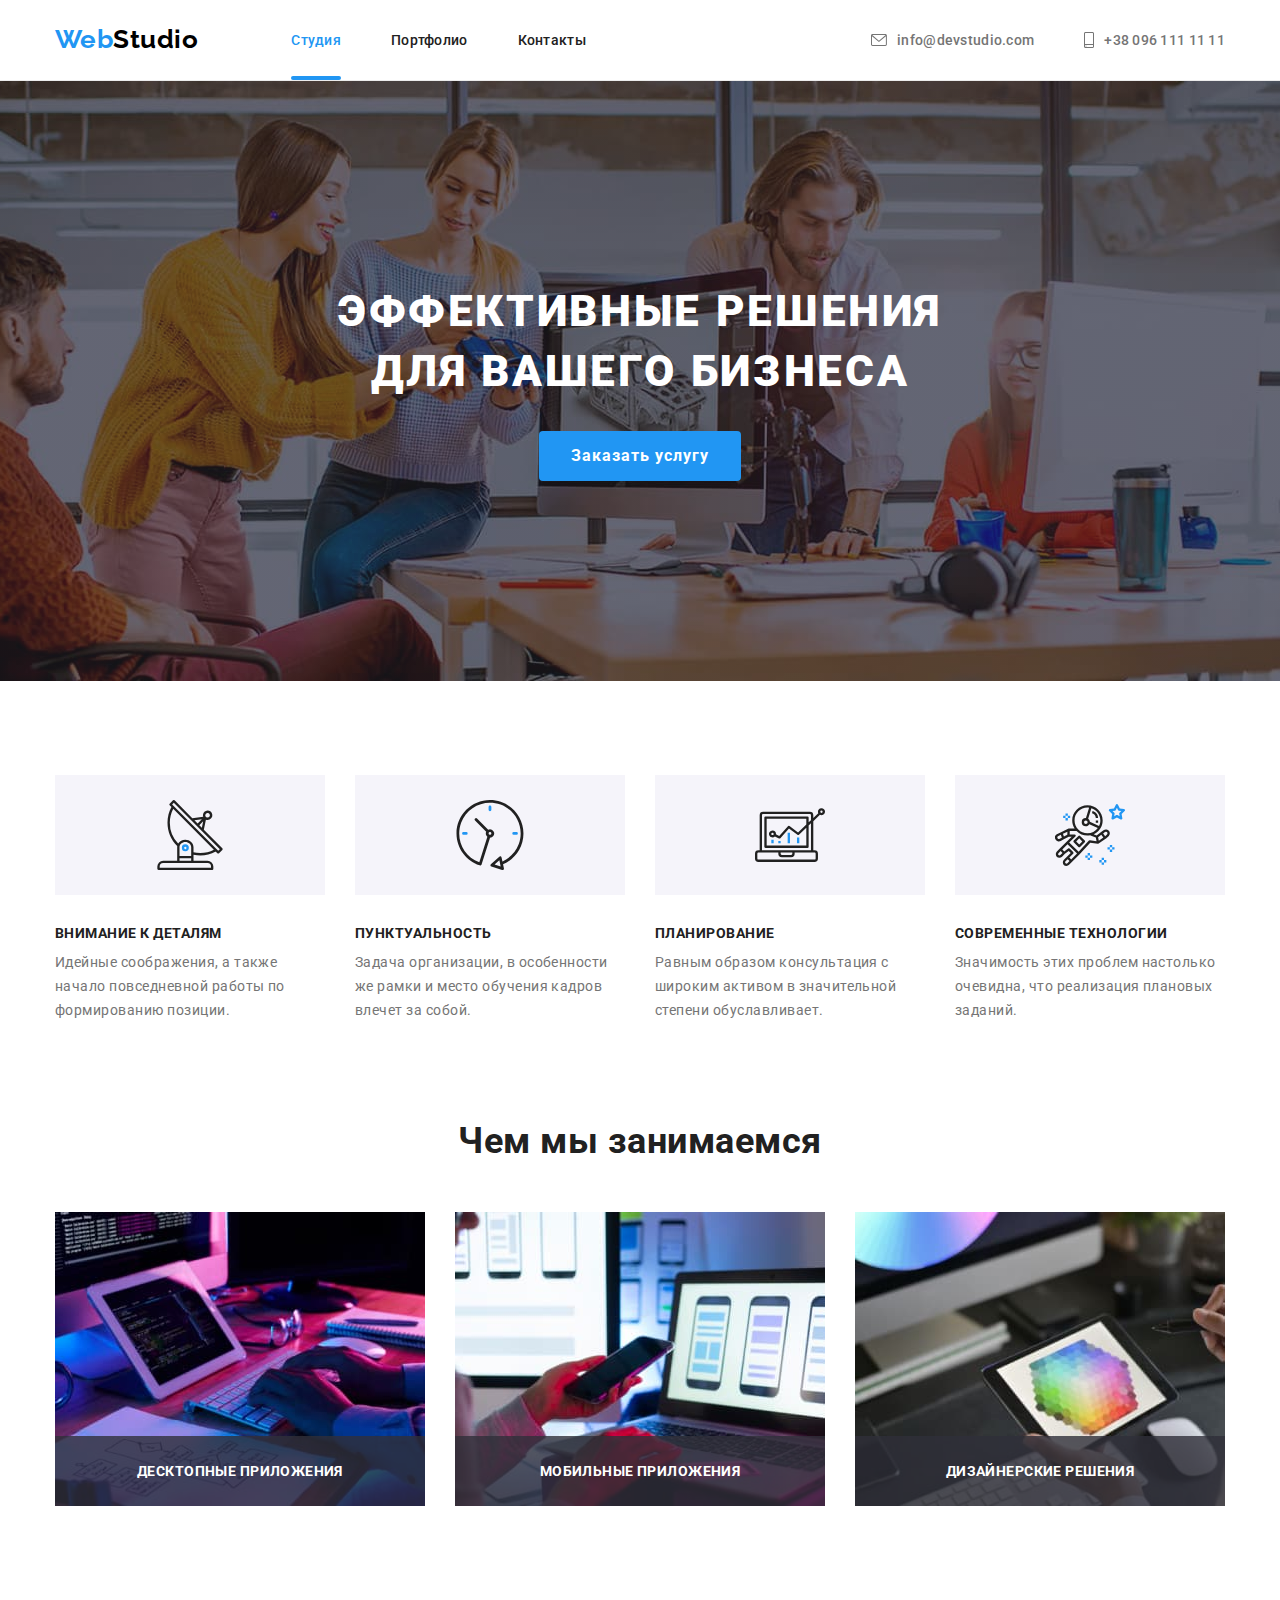
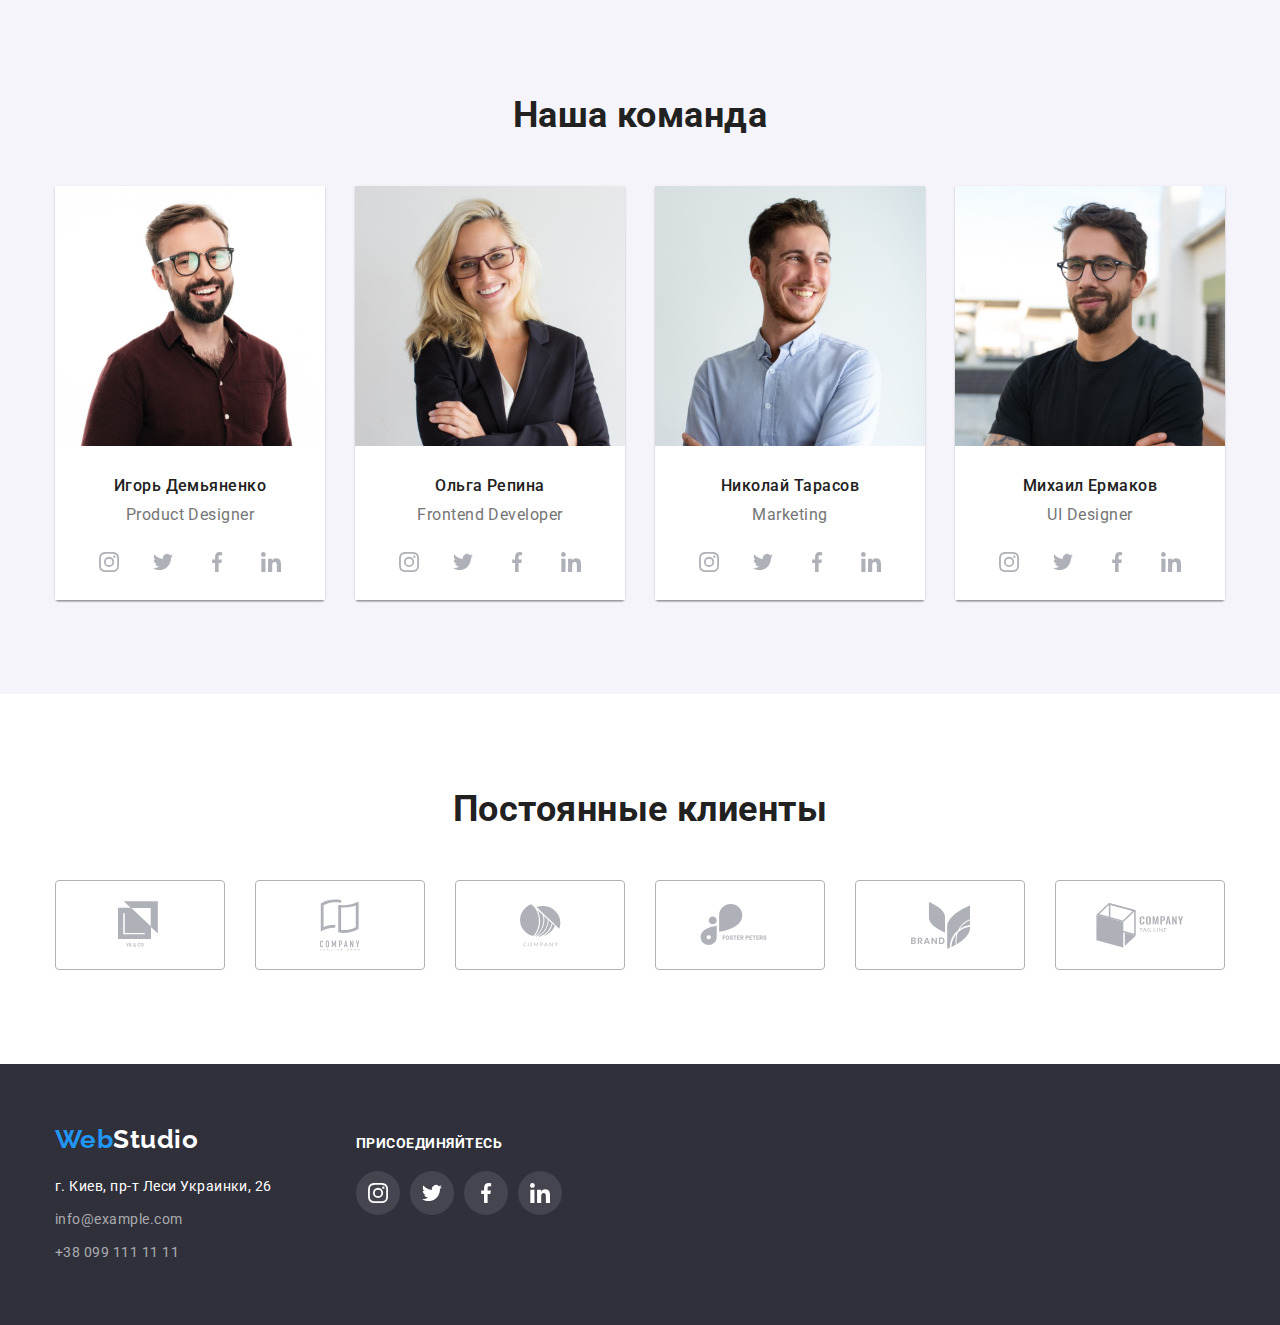
<file: index.html>
<!DOCTYPE html>
<html lang="ru">
<head>
    <meta charset="UTF-8">
    <meta name="viewport" content="width=device-width, initial-scale=1.0">
    <title>Студия</title>
    <link rel="stylesheet" href="https://cdnjs.cloudflare.com/ajax/libs/modern-normalize/1.0.0/modern-normalize.min.css">
    <link rel="preconnect" href="https://fonts.gstatic.com">
    <link href="https://fonts.googleapis.com/css2?family=Raleway:wght@700&family=Roboto:wght@400;500;700;900&display=swap" rel="stylesheet">
    <link rel="stylesheet" href="./css/styles.css">
</head>
<body>
    <header class="header">
        <div class="container">
        <nav class="navigation">
            <a class="logotype" href="/"><span class="web">Web</span>Studio</a>
            <ul class="navigation-list">
                <li class="navigation-list-item">
                    <a class="navigation-list-link current" href="#">Студия</a>
                </li>
                <li class="navigation-list-item">
                    <a class="navigation-list-link" href="./portfolio.html">Портфолио</a>
                </li>
                <li class="navigation-list-item">
                    <a class="navigation-list-link" href="#">Контакты</a>
                </li>
            </ul>
        </nav>
        <address class="address">
            <ul class="address-link">
                <li class="address-link-item">
                    <a class="address-list-link" href="mailto:info@devstudio.com"> 
                        <svg class="icon-envelope">
                        <use href="./images/icon/sprite.svg#icon-envelope"></use>
                        </svg> info@devstudio.com</a>
                </li> 
                <li class="address-link-item">
                    <a class="address-list-link" href="tel:+380961111111"> 
                        <svg class="icon-smartphone">
                        <use href="./images/icon/sprite.svg#icon-smartphone"></use>
                        </svg> +38 096 111 11 11</a>
                </li> 
            </ul>
        </address>
        </div>
    </header>
    <main>
        <!-- Hero -->
        <section class="hero">
            <h1 class="hero-title">Эффективные решения для вашего бизнеса</h1>
            <button class="service-btn" type="button" data-modal-open>Заказать услугу</button>
        </section>
        <!--Our advantages-->
        <section class="advantages">
            <div class="container">
            <h2 hidden>Наши преимущества</h2>
            <ul class="advantages-list">
                <li class="advantages-list-item">
                    <div class="icon-box">
                        <svg class="advantages-icon">
                        <use href="./images/icon/sprite.svg#icon-nna"></use>
                        </svg>
                    </div>
                    <h3 class="advantages-list-name">Внимание к деталям</h3>
                    <p class="advantages-list-description">Идейные соображения, а также начало повседневной работы по формированию позиции.</p>
                </li>
                <li class="advantages-list-item">
                    <div class="icon-box">
                        <svg class="advantages-icon">
                            <use href="./images/icon/sprite.svg#icon-clock"></use>
                        </svg>
                    </div>
                    <h3 class="advantages-list-name">Пунктуальность</h3>
                    <p class="advantages-list-description">Задача организации, в особенности же рамки и место обучения кадров влечет за собой.</p>
                </li>
                <li class="advantages-list-item">
                    <div class="icon-box">
                        <svg class="advantages-icon">
                            <use href="./images/icon/sprite.svg#icon-diagram"></use>
                        </svg>
                    </div>
                    <h3 class="advantages-list-name">Планирование</h3>
                    <p class="advantages-list-description">Равным образом консультация с широким активом в значительной степени обуславливает.</p>
                </li>
                <li class="advantages-list-item">
                    <div class="icon-box">
                        <svg class="advantages-icon">
                            <use href="./images/icon/sprite.svg#icon-astronaut"></use>
                        </svg>
                    </div>
                    <h3 class="advantages-list-name">Современные технологии</h3>
                    <p class="advantages-list-description">Значимость этих проблем настолько очевидна, что реализация плановых заданий.</p>
                </li>
            </ul>
            </div>
        </section>
        <!--Our doing-->
        <section class="doing">
            <div class="container">
            <h2 class="title-doing">Чем мы занимаемся</h2>
            <ul class="doing-list">
                <li class="doing-list-item">
                    <img class="doing-list-img" src="./images/our-doing/computer.jpg" alt="Компьютер" width="370" height="294">
                    <p class="description-doing">Десктопные приложения</p>
                </li>
                <li class="doing-list-item">
                    <img class="doing-list-img" src="./images/our-doing/smartphone.jpg" alt="Смартфон" width="370" height="294">
                    <p class="description-doing">Мобильные приложения</p>
                </li>
                <li class="doing-list-item">
                    <img class="doing-list-img" src="./images/our-doing/tablet.jpg" alt="Планшет" width="370" height="294">
                    <p class="description-doing">Дизайнерские решения</p>
                </li>
            </ul>
            </div>
        </section>
        <!--Our team-->
        <section class="team">
            <div class="container">
            <h2 class="team-title">Наша команда</h2>
            <ul class="team-list">
                <li class="team-list-item">
                    <img class="team-list-img" src="./images/our-team/ihor.jpg" alt="фото первого члена команды" width="270" height="260">
                <div class="team-card">
                    <h3 class="team-name">Игорь Демьяненко</h3>
                    <p class="team-position" lang="en">Product Designer</p>
                    <ul class="social-list">
                        <li class="social-list-item">
                            <a href="" class="social-list-link link">
                                <svg class="social-list-icon">
                                    <use href="./images/icon/sprite.svg#icon-instagram"></use>
                                </svg>
                            </a>
                        </li>
                        <li class="social-list-item">
                            <a href="" class="social-list-link">
                                <svg class="social-list-icon">
                                    <use href="./images/icon/sprite.svg#icon-twitter"></use>
                                </svg>
                            </a>
                        </li>
                        <li class="social-list-item">
                            <a href="" class="social-list-link">
                                <svg class="social-list-icon">
                                    <use href="./images/icon/sprite.svg#icon-facebook"></use>
                                </svg>
                            </a>
                        </li>
                        <li class="social-list-item">
                            <a href="" class="social-list-link">
                                <svg class="social-list-icon">
                                    <use href="./images/icon/sprite.svg#icon-linkedin"></use>
                                </svg>
                            </a>
                        </li>
                    </ul>
                </div>
                </li>
                <li class="team-list-item">
                    <img class="team-list-img" src="./images/our-team/olga.jpg" alt="фото второго члена команды" width="270" height="260">
                <div class="team-card">
                    <h3 class="team-name">Ольга Репина</h3>
                    <p class="team-position" lang="en">Frontend Developer</p>
                    <ul class="social-list">
                        <li class="social-list-item">
                            <a href="" class="social-list-link">
                                <svg class="social-list-icon">
                                    <use href="./images/icon/sprite.svg#icon-instagram"></use>
                                </svg>
                            </a>
                        </li>
                        <li class="social-list-item">
                            <a href="" class="social-list-link">
                                <svg class="social-list-icon">
                                    <use href="./images/icon/sprite.svg#icon-twitter"></use>
                                </svg>
                            </a>
                        </li>
                        <li class="social-list-item">
                            <a href="" class="social-list-link">
                                <svg class="social-list-icon">
                                    <use href="./images/icon/sprite.svg#icon-facebook"></use>
                                </svg>
                            </a>
                        </li>
                        <li class="social-list-item">
                            <a href="" class="social-list-link">
                                <svg class="social-list-icon">
                                    <use href="./images/icon/sprite.svg#icon-linkedin"></use>
                                </svg>
                            </a>
                        </li>
                    </ul>
                </div>
                </li>
                <li class="team-list-item">
                    <img class="team-list-img" src="./images/our-team/nikolay.jpg" alt="фото третьего члена команды" width="270" height="260">
                <div class="team-card">
                    <h3 class="team-name">Николай Тарасов</h3>
                    <p class="team-position" lang="en">Marketing</p>
                    <ul class="social-list">
                        <li class="social-list-item">
                            <a href="" class="social-list-link">
                                <svg class="social-list-icon">
                                    <use href="./images/icon/sprite.svg#icon-instagram"></use>
                                </svg>
                            </a>
                        </li>
                        <li class="social-list-item">
                            <a href="" class="social-list-link">
                                <svg class="social-list-icon">
                                    <use href="./images/icon/sprite.svg#icon-twitter"></use>
                                </svg>
                            </a>
                        </li>
                        <li class="social-list-item">
                            <a href="" class="social-list-link">
                                <svg class="social-list-icon">
                                    <use href="./images/icon/sprite.svg#icon-facebook"></use>
                                </svg>
                            </a>
                        </li>
                        <li class="social-list-item">
                            <a href="" class="social-list-link">
                                <svg class="social-list-icon">
                                    <use href="./images/icon/sprite.svg#icon-linkedin"></use>
                                </svg>
                            </a>
                        </li>
                    </ul>
                </div>
                </li>
                <li class="team-list-item">
                    <img class="team-list-img" src="./images/our-team/mikhail.jpg" alt="фото четвертого члена команды" width="270" height="260">
                <div class="team-card">
                    <h3 class="team-name">Михаил Ермаков</h3>
                    <p class="team-position" lang="en">UI Designer</p>
                    <ul class="social-list">
                        <li class="social-list-item">
                            <a href="" class="social-list-link">
                                <svg class="social-list-icon">
                                    <use href="./images/icon/sprite.svg#icon-instagram"></use>
                                </svg>
                            </a>
                        </li>
                        <li class="social-list-item">
                            <a href="" class="social-list-link">
                                <svg class="social-list-icon">
                                    <use href="./images/icon/sprite.svg#icon-twitter"></use>
                                </svg>
                            </a>
                        </li>
                        <li class="social-list-item">
                            <a href="" class="social-list-link">
                                <svg class="social-list-icon">
                                    <use href="./images/icon/sprite.svg#icon-facebook"></use>
                                </svg>
                            </a>
                        </li>
                        <li class="social-list-item">
                            <a href="" class="social-list-link">
                                <svg class="social-list-icon">
                                    <use href="./images/icon/sprite.svg#icon-linkedin"></use>
                                </svg>
                            </a>
                        </li>
                    </ul>
                </div>
                </li>
            </ul>
            </div>
        </section>
       
        <!--Our customers-->
        <section class="customers">
            <div class="customers-container">
                <h2 class="customer-title">Постоянные клиенты</h2>
                <ul class="customers-list">
                    <li class="customers-list-item">
                        <a href="" class="customers-list-link">
                            <svg class="customer-list-icon  logo-1">
                                <use href="./images/icon/sprite.svg#icon-logo-1"></use>
                            </svg>
                        </a>
                    </li>
                    <li class="customers-list-item">
                        <a href="" class="customers-list-link">
                            <svg class="customer-list-icon logo-2">
                                <use href="./images/icon/sprite.svg#icon-logo-2"></use>
                            </svg>
                        </a>
                    </li>
                    <li class="customers-list-item">
                        <a href="" class="customers-list-link">
                            <svg class="customer-list-icon logo-3">
                                <use href="./images/icon/sprite.svg#icon-logo-3"></use>
                            </svg>
                        </a>
                    </li>
                    <li class="customers-list-item">
                        <a href="" class="customers-list-link">
                            <svg class="customer-list-icon logo-4">
                                <use href="./images/icon/sprite.svg#icon-logo-4"></use>
                            </svg>
                        </a>
                    </li>
                    <li class="customers-list-item">
                        <a href="" class="customers-list-link">
                            <svg class="customer-list-icon logo-5">
                                <use href="./images/icon/sprite.svg#icon-logo-5"></use>
                            </svg>
                        </a>
                    </li>
                    <li class="customers-list-item">
                        <a href="" class="customers-list-link">
                            <svg class="customer-list-icon logo-6">
                                <use href="./images/icon/sprite.svg#icon-logo-6"></use>
                            </svg>
                        </a>
                    </li>
                </ul>
            </div>
        </section>


    </main>
    <footer>
        <div class="container footer">
        <div class="footer-address">
        <a class="logotype footer-logo" href="/"><span class="web">Web</span><span class="studio">Studio</span></a>
        <ul class="footer-address-list">
            <li class="footer-address-item">
                <a class="footer-address-link" href="https://goo.gl/maps/tAQsHYisjX12qwub9">г. Киев, пр-т Леси Украинки, 26</a>
            </li>
            <li class="footer-address-item mail">
                <a class="footer-mail-link" href="mailto:info@example.com">info@example.com</a>
            </li>
            <li class="footer-address-item">
                <a class="footer-tel-link" href="tel:+380991111111">+38 099 111 11 11</a>
            </li>
        </ul>
        </div>
        
        <div class="footer-social-links">
            <p class="join">присоединяйтесь</p>
            <ul class="social-list">
                <li class="social-list-item">
                    <a href="" class="social-list-link footer-link">
                        <svg class="social-list-icon">
                            <use href="./images/icon/sprite.svg#icon-instagram"></use>
                        </svg>
                    </a>
                </li>
                <li class="social-list-item">
                    <a href="" class="social-list-link footer-link">
                        <svg class="social-list-icon">
                            <use href="./images/icon/sprite.svg#icon-twitter"></use>
                        </svg>
                    </a>
                </li>
                <li class="social-list-item">
                    <a href="" class="social-list-link footer-link">
                        <svg class="social-list-icon">
                            <use href="./images/icon/sprite.svg#icon-facebook"></use>
                        </svg>
                    </a>
                </li>
                <li class="social-list-item">
                    <a href="" class="social-list-link footer-link">
                        <svg class="social-list-icon">
                            <use href="./images/icon/sprite.svg#icon-linkedin"></use>
                        </svg>
                    </a>
                </li>
            </ul>
        </div>
    </div>
    </footer>

    <div class="backdrop is-hidden" data-modal>
        <div class="modal">
        <button type="button" class="modal-close-btn" data-modal-close>
            <svg class="close-btn">
            <use href="./images/icon/sprite.svg#close"></use>
            </svg>
        </button>
        </div>
    </div>

    <script src="./js/modal.js"></script>
</body>
</html>
</file>
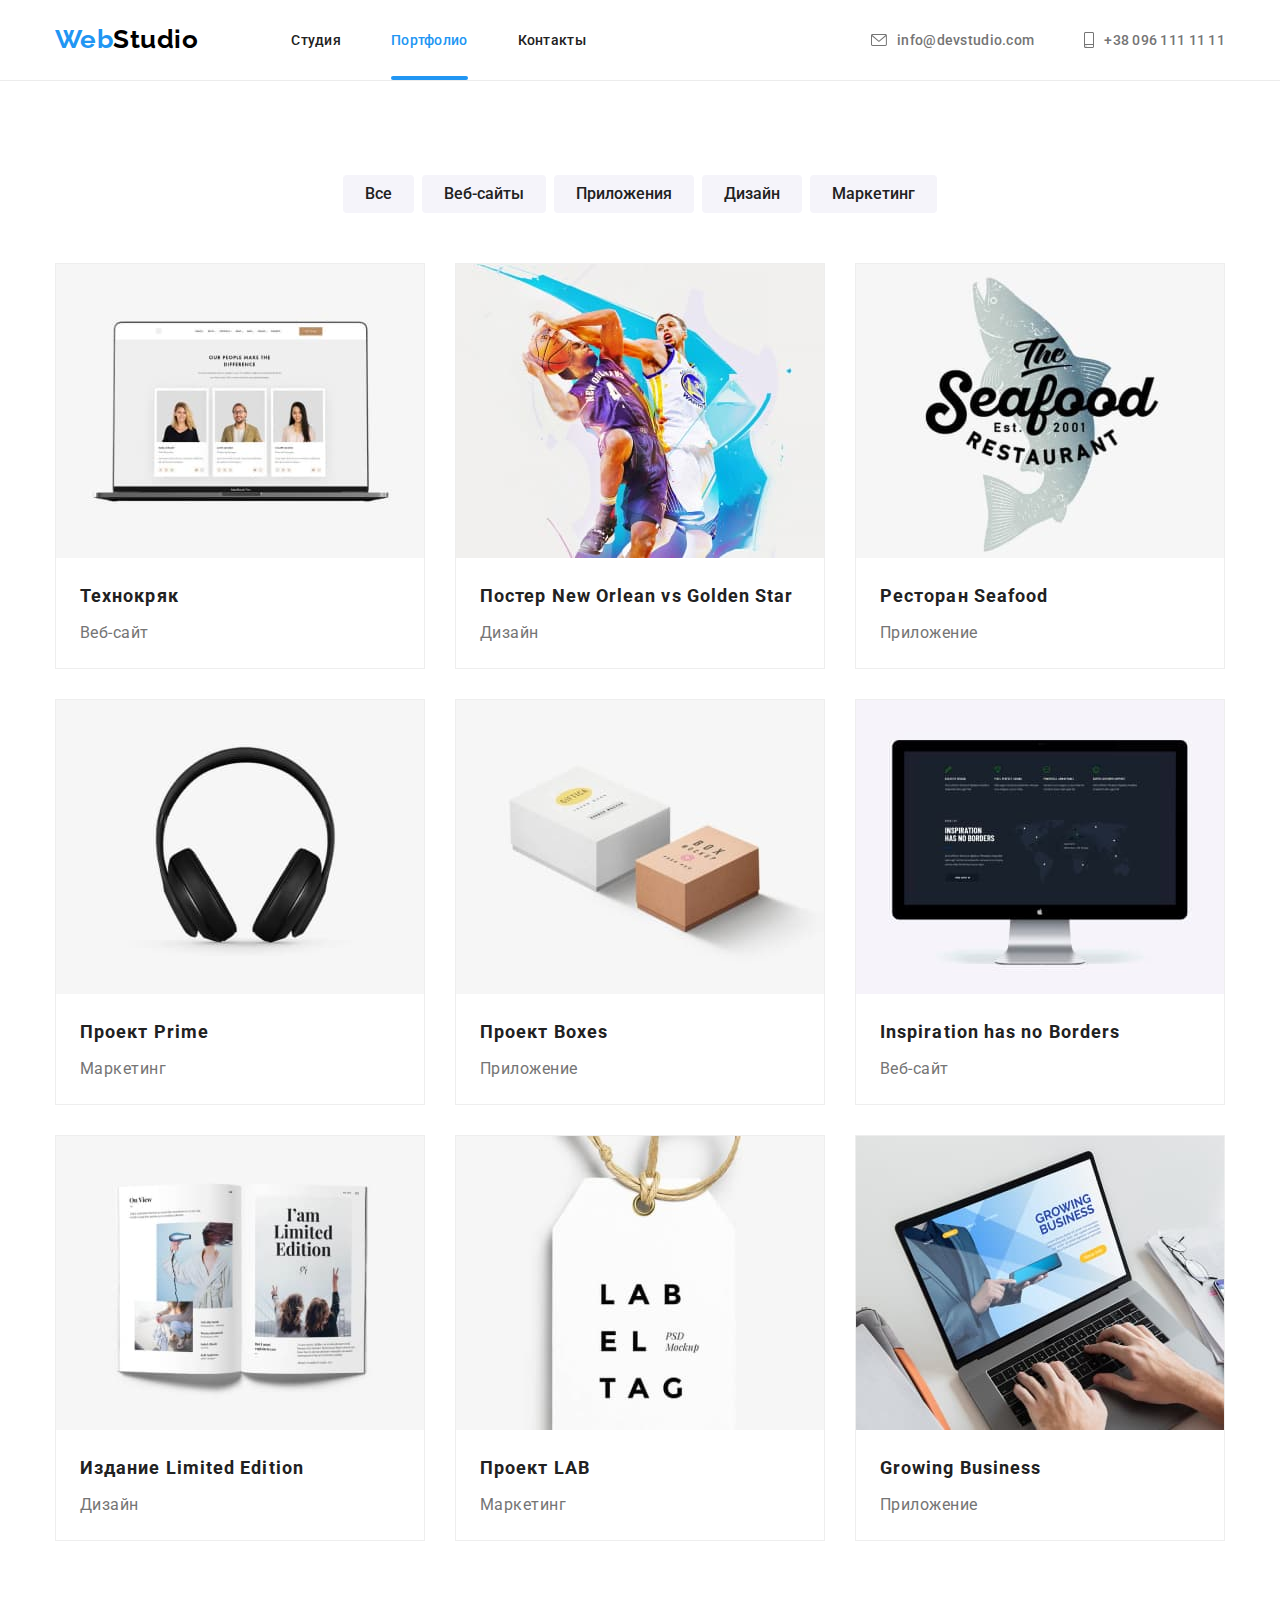
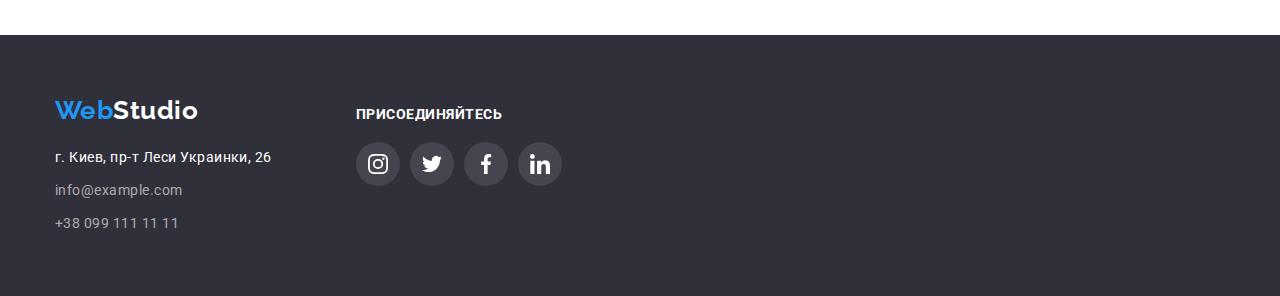
<file: portfolio.html>
<!DOCTYPE html>
<html lang="ru">
<head>
    <meta charset="UTF-8">
    <meta name="viewport" content="width=device-width, initial-scale=1.0">
    <title>Портфолио</title>
    <link rel="stylesheet" href="https://cdnjs.cloudflare.com/ajax/libs/modern-normalize/1.0.0/modern-normalize.min.css">
    <link rel="preconnect" href="https://fonts.gstatic.com">
    <link href="https://fonts.googleapis.com/css2?family=Raleway:wght@700&family=Roboto:wght@400;500;700;900&display=swap" rel="stylesheet">
    <link rel="stylesheet" href="./css/styles.css">
</head>
<body>
    <header class="header">
        <div class="container">
        <nav class="navigation">
            <a class="logotype" href="/"><span class="web">Web</span>Studio</a>
            <ul class="navigation-list">
                <li class="navigation-list-item">
                    <a class="navigation-list-link" href="./index.html">Студия</a>
                </li>
                <li class="navigation-list-item"> 
                    <a class="navigation-list-link current" href="#">Портфолио</a>
                </li>
                <li class="navigation-list-item">
                    <a class="navigation-list-link" href="#">Контакты</a>
                </li>
            </ul>
        </nav>
        <address class="address">
            <ul class="address-link">
                <li class="address-link-item">
                    <a class="address-list-link" href="mailto:info@devstudio.com">
                        <svg class="icon-envelope">
                            <use href="./images/icon/sprite.svg#icon-envelope"></use>
                        </svg> info@devstudio.com</a>
                </li>
                <li class="address-link-item">
                    <a class="address-list-link" href="tel:+380961111111">
                        <svg class="icon-smartphone">
                            <use href="./images/icon/sprite.svg#icon-smartphone"></use>
                        </svg> +38 096 111 11 11</a>
                </li>
            </ul>
        </address>
        </div>
    </header>
    <main>
        <section class="portfolio">
            <div class="container">
            <h1 hidden>Портфолио</h1>
            <ul class="portfolio-list">
                <li class="portfolio-list-item">
                    <button class="filter-btn" type="button">Все</button>
                </li>
                <li class="portfolio-list-item">
                    <button class="filter-btn" type="button">Веб-сайты</button>
                </li>
                <li class="portfolio-list-item">
                    <button class="filter-btn" type="button">Приложения</button>
                </li>
                <li class="portfolio-list-item">
                    <button class="filter-btn" type="button">Дизайн</button>
                </li>
                <li class="portfolio-list-item">
                    <button class="filter-btn" type="button">Маркетинг</button>
                </li>
            </ul> 
            <ul class="cards">
                <li class="cards-list">
                    <a class="cards-list-link" href="">
                        <div class="cards-img-wrapper">
                        <img class="cards-img" src="./images/portfolio/technokryak.jpg" 
                        alt="экран ноутбука" width="370" height="294">
                        <p class="overlay">Технокряк это современная площадка распространения коронавируса. Компании используют эту платформу для цифрового шпионажа и атак на защищённые сервера конкурентов.</p>
                        </div>
                        <div class="text">
                        <h2 class="title-card">Технокряк</h2> 
                        <p class="subtitle-card">Веб-сайт</p>
                        </div>
                    </a>
                </li>
                <li class="cards-list">
                    <a class="cards-list-link" href="">
                        <div class="cards-img-wrapper">
                        <img class="cards-img" src="./images/portfolio/poster.jpg" 
                        alt="два баскетболиста" width="370" height="294">
                        <p class="overlay">Технокряк это современная площадка распространения коронавируса. Компании используют эту платформу для цифрового шпионажа и атак на защищённые сервера конкурентов.</p>
                        </div>
                        <div class="text">
                        <h2 class="title-card">Постер <span lang="en"></span>New Orlean vs Golden Star</span></h2> 
                        <p class="subtitle-card">Дизайн</p>
                        </div>
                    </a>
                </li>
                <li class="cards-list">
                    <a class="cards-list-link" href="">
                        <div class="cards-img-wrapper">
                        <img class="cards-img" src="./images/portfolio/restoran.jpg" 
                        alt="эмблема ресторана" width="370" height="294">
                        <p class="overlay">Технокряк это современная площадка распространения коронавируса. Компании используют эту платформу
                            для цифрового шпионажа и атак на защищённые сервера конкурентов.</p>
                        </div>
                        <div class="text">
                        <h2 class="title-card">Ресторан <span lang="en">Seafood</span></h2> 
                        <p class="subtitle-card">Приложение</p>
                        </div>
                    </a>
                </li>
                <li class="cards-list">
                    <a class="cards-list-link" href="">
                        <div class="cards-img-wrapper">
                        <img class="cards-img" src="./images/portfolio/proekt-prime.jpg" 
                        alt="наушники" width="370" height="294">
                        <p class="overlay">Технокряк это современная площадка распространения коронавируса. Компании используют эту платформу
                            для цифрового шпионажа и атак на защищённые сервера конкурентов.</p>
                        </div>
                        <div class="text">
                        <h2 class="title-card">Проект <span lang="en">Prime</span></h2> 
                        <p class="subtitle-card">Маркетинг</p>
                        </div>
                    </a>
                </li>
                <li class="cards-list">
                    <a class="cards-list-link" href="">
                        <div class="cards-img-wrapper">
                        <img class="cards-img" src="./images/portfolio/proekt-boxes.jpg" 
                        alt="две коробочки" width="370" height="294">
                        <p class="overlay">Технокряк это современная площадка распространения коронавируса. Компании используют эту платформу
                            для цифрового шпионажа и атак на защищённые сервера конкурентов.</p>
                        </div>
                        <div class="text">
                        <h2 class="title-card">Проект <span lang="en">Boxes</span></h2> 
                        <p class="subtitle-card">Приложение</p>     
                        </div>
                    </a>
                </li>
                <li class="cards-list">
                    <a class="cards-list-link" href="">
                        <div class="cards-img-wrapper">
                        <img class="cards-img" src="./images/portfolio/ispiration.jpg" 
                        alt="экран монитора" width="370" height="294">
                        <p class="overlay">Технокряк это современная площадка распространения коронавируса. Компании используют эту платформу
                            для цифрового шпионажа и атак на защищённые сервера конкурентов.</p>
                        </div>
                        <div class="text">
                        <h2 class="title-card" lang="en">Inspiration has no Borders</h2> 
                        <p class="subtitle-card">Веб-сайт</p>
                        </div>
                    </a>
                </li>
                <li class="cards-list">
                    <a class="cards-list-link" href="">
                        <div class="cards-img-wrapper">
                        <img class="cards-img" src="./images/portfolio/izdanie-limited-edition.jpg" 
                        alt="разворот журнала" width="370" height="294">
                        <p class="overlay">Технокряк это современная площадка распространения коронавируса. Компании используют эту платформу
                            для цифрового шпионажа и атак на защищённые сервера конкурентов.</p>
                        </div>
                        <div class="text">
                        <h2 class="title-card">Издание <span lang="en">Limited Edition</span></h2> 
                        <p class="subtitle-card">Дизайн</p>
                        </div>
                    </a>
                </li>
                <li class="cards-list">
                    <a class="cards-list-link" href="">
                        <div class="cards-img-wrapper">
                        <img class="cards-img" src="./images/portfolio/proekt-lab.jpg" 
                        alt="бирка" width="370" height="294">
                        <p class="overlay">Технокряк это современная площадка распространения коронавируса. Компании используют эту платформу
                            для цифрового шпионажа и атак на защищённые сервера конкурентов.</p>
                        </div>
                        <div class="text">
                        <h2 class="title-card">Проект <span lang="en">LAB</span></h2> 
                        <p class="subtitle-card">Маркетинг</p>
                        </div>
                    </a>
                </li>
                <li class="cards-list">
                    <a class="cards-list-link" href="">
                        <div class="cards-img-wrapper">
                        <img class="cards-img" src="./images/portfolio/growing-business.jpg" 
                        alt="ноутбук" width="370" height="294">
                        <p class="overlay">Технокряк это современная площадка распространения коронавируса. Компании используют эту платформу
                            для цифрового шпионажа и атак на защищённые сервера конкурентов.</p>
                        </div>
                        <div class="text">
                        <h2 class="title-card" lang="en">Growing Business</h2> 
                        <p class="subtitle-card">Приложение</p>
                        </div>
                    </a> 
                </li>
            </ul>
            </div>
        </section>
    </main>
    <footer>
        <div class="container footer">
            <div class="footer-address">
                <a class="logotype footer-logo" href="/"><span class="web">Web</span><span class="studio">Studio</span></a>
                <ul class="footer-address-list">
                    <li class="footer-address-item">
                        <a class="footer-address-link" href="https://goo.gl/maps/tAQsHYisjX12qwub9">г. Киев, пр-т Леси
                            Украинки, 26</a>
                    </li>
                    <li class="footer-address-item mail">
                        <a class="footer-mail-link" href="mailto:info@example.com">info@example.com</a>
                    </li>
                    <li class="footer-address-item">
                        <a class="footer-tel-link" href="tel:+380991111111">+38 099 111 11 11</a>
                    </li>
                </ul>
            </div>
    
            <div class="footer-social-links">
                <p class="join">присоединяйтесь</p>
                <ul class="social-list">
                    <li class="social-list-item">
                        <a href="" class="social-list-link footer-link">
                            <svg class="social-list-icon">
                                <use href="./images/icon/sprite.svg#icon-instagram"></use>
                            </svg>
                        </a>
                    </li>
                    <li class="social-list-item">
                        <a href="" class="social-list-link footer-link">
                            <svg class="social-list-icon">
                                <use href="./images/icon/sprite.svg#icon-twitter"></use>
                            </svg>
                        </a>
                    </li>
                    <li class="social-list-item">
                        <a href="" class="social-list-link footer-link">
                            <svg class="social-list-icon">
                                <use href="./images/icon/sprite.svg#icon-facebook"></use>
                            </svg>
                        </a>
                    </li>
                    <li class="social-list-item">
                        <a href="" class="social-list-link footer-link">
                            <svg class="social-list-icon">
                                <use href="./images/icon/sprite.svg#icon-linkedin"></use>
                            </svg>
                        </a>
                    </li>
                </ul>
            </div>
        </div>
    </footer>
    </body>
    </html>
</file>
<file: css/styles.css>
:root {
  --text-font: "Roboto", sans-serif;
  --logo-font: "Raleway", sans-serif;
  --main-text-color: #757575;
  --title-text-color: #212121;
  --accent-color: #2196f3;
  --main-bg-color: #ffffff;
  --accent-bg-color: #f5f4fa;
  --header-bg-color: #2f303a;
  --link-color: #afb1b8;
}
.container {
  width: 1200px;
  margin-left: auto;
  margin-right: auto;
  padding-left: 15px;
  padding-right: 15px;
}

body {
  font-family: var(--text-font);
  color: var(--main-text-color);
  letter-spacing: 0.03em;
}

img {
  display: block;
}

.address,
.footer-address-list {
  font-style: normal;
}

a {
  text-decoration: none;
}

ul {
  padding: 0;
  margin: 0;
  list-style-type: none;
}

/* ========== COMPONENTS ========== */

.hero,
footer {
  background-color: var(--header-bg-color);
}

.header,
.advantages,
.doing,
.portfolio {
  background-color: var(--main-bg-color);
}

.team {
  background-color: var(--accent-bg-color);
}

.logotype {
  font-family: var(--logo-font);
  font-weight: 700;
  font-size: 26px;
  line-height: 1.192;
  color: #000000;
}
.web {
  color: var(--accent-color);
}

.studio {
  color: #ffffff;
}

.social-list {
  display: flex;
  margin: 0 auto;
  justify-content: center;
  align-content: center;
}

.social-list-link {
  display: flex;
  justify-content: center;
  align-items: center;
  width: 44px;
  height: 44px;
  background-color: var(--main-bg-color);
  fill: var(--link-color);
  border-radius: 50%;
  transition: background-color 250ms cubic-bezier(0.4, 0, 0.2, 1);
}

.social-list-item:not(:last-child) {
  margin-right: 10px;
}

.social-list-link:hover,
.social-list-link:focus {
  background-color: var(--accent-color);
}

.social-list-icon {
  width: 20px;
  height: 20px;
  transition: fill 250ms cubic-bezier(0.4, 0, 0.2, 1);
}

.social-list-link:hover .social-list-icon,
.social-list-link:focus .social-list-icon {
  fill: var(--main-bg-color);
}

/* ========== END COMPONENTS ========== */

/* ========== HEADER ========== */

.header .container {
  display: flex;
  align-items: center;
}

.header {
  border-bottom: 1px solid #ececec;
  align-items: center;
}

.navigation {
  display: flex;
  align-items: center;
}

.navigation-list {
  display: flex;
}

.address-link {
  display: flex;
}

.icon-envelope {
  width: 16px;
  height: 12px;
  fill: var(--main-text-color);
  margin-right: 10px;
  transition: fill 250ms cubic-bezier(0.4, 0, 0.2, 1);
}

.icon-smartphone {
  width: 10px;
  height: 16px;
  fill: var(--main-text-color);
  margin-right: 10px;
  transition: fill 250ms cubic-bezier(0.4, 0, 0.2, 1);
}

.navigation-list-link,
.address-list-link {
  padding-top: 32px;
  padding-bottom: 32px;
}

.address-link-item {
  display: flex;
  align-items: center;
}

.address-link-item:not(:last-child) {
  margin-right: 50px;
}

.address {
  margin-left: auto;
}

.logotype {
  margin-right: 93px;
  padding-top: 24px;
  padding-bottom: 25px;
}

.navigation-list-item:not(:last-child) {
  margin-right: 50px;
}

.navigation-list-link {
  font-weight: 500;
  font-size: 14px;
  line-height: 1.143;
  letter-spacing: 0.02em;
  color: var(--title-text-color);
  transition: color 250ms cubic-bezier(0.4, 0, 0.2, 1);
}

.navigation-list-link:hover,
.navigation-list-link:focus {
  color: var(--accent-color);
  cursor: pointer;
}

.navigation-list-link.current {
  color: var(--accent-color);
  position: relative;
}

.navigation-list-link.current::after {
  content: "";
  position: absolute;
  left: 0;
  bottom: 0;
  border-bottom: 4px solid var(--accent-color);
  border-radius: 2px;
  width: 100%;
}

.address-list-link {
  display: flex;
  font-weight: 500;
  font-size: 14px;
  line-height: 1.143;
  letter-spacing: 0.02em;
  color: var(--main-text-color);
  align-items: center;
  transition: color 250ms cubic-bezier(0.4, 0, 0.2, 1);
}

.address-list-link:hover,
.address-list-link:focus {
  color: var(--accent-color);
  cursor: pointer;
}

.address-list-link:hover .icon-envelope,
.address-list-link:focus .icon-envelope {
  fill: var(--accent-color);
  cursor: pointer;
}

.address-list-link:hover .icon-smartphone,
.address-list-link:focus .icon-smartphone {
  fill: var(--accent-color);
  cursor: pointer;
}

/* ========== END HEADER ========== */

/* ========== HERO ========== */
.hero {
  max-width: 1600px;
  margin: 0 auto;
  padding-top: 200px;
  padding-bottom: 200px;
  text-align: center;

  background-image: linear-gradient(
      to right,
      rgba(47, 48, 58, 0.4),
      rgba(47, 48, 58, 0.4)
    ),
    url(../images/hero/hero-img.jpg);
  background-size: cover;
  background-repeat: no-repeat;
  background-position: center;
}

.hero-title {
  margin-top: 0;
  margin-bottom: 30px;
  width: 696px;
  font-weight: 900;
  font-size: 44px;
  line-height: 1.364;
  letter-spacing: 0.06em;
  text-transform: uppercase;
  color: #ffffff;
  text-align: center;
  margin-left: auto;
  margin-right: auto;
}

.service-btn {
  display: inline-block;
  min-width: 200px;
  height: 50px;
  padding: 10px 32px;
  border-radius: 4px;
  font-weight: 700;
  font-size: 16px;
  line-height: 1.875;
  letter-spacing: 0.06em;
  background-color: var(--accent-color);
  color: #ffffff;
  border: none;
}

.service-btn:hover,
.service-btn:focus {
  cursor: pointer;
}
/* ========== END HERO ========== */

/* ========== ADVANTAGES ========== */

.advantages {
  padding-top: 94px;
  padding-bottom: 94px;
}

.advantages-list {
  display: flex;
}

.icon-box {
  display: flex;
  justify-content: center;
  align-items: center;
  height: 120px;
  background-color: var(--accent-bg-color);
}

.advantages-icon {
  width: 70px;
  height: 70px;
}

.advantages-list-item {
  width: 270px;
}

.advantages-list-item:not(:last-child) {
  margin-right: 30px;
}

.advantages-list-name {
  margin-top: 30px;
  margin-bottom: 10px;
  color: var(--title-text-color);
  font-weight: 700;
  font-size: 14px;
  line-height: 1.143;
  text-align: left;
  text-transform: uppercase;
}

.advantages-list-description {
  height: 75px;
  margin-top: 0;
  margin-bottom: 0;
  font-weight: 400;
  font-size: 14px;
  line-height: 1.714;
  text-align: left;
}

/* ========== END ADVANTAGES ========== */

/* ========== DOING ========== */

.doing {
  padding-bottom: 94px;
}

.title-doing {
  margin-top: 0;
  margin-bottom: 50px;
  color: var(--title-text-color);
  font-weight: 700;
  font-size: 36px;
  line-height: 1.167;
  text-align: center;
}

.doing-list {
  display: flex;
}

.doing-list {
  margin-left: -15px;
  margin-right: -15px;
}

.doing-list-item {
  margin-left: 15px;
  margin-right: 15px;
  position: relative;
}

.description-doing {
  margin: 0;
  padding: 0;
  font-weight: 700;
  font-size: 14px;
  line-height: 1.143;
  text-align: center;
  letter-spacing: 0.03em;
  text-transform: uppercase;
  font-family: var(--text-font);
  color: var(--main-bg-color);

  position: absolute;
  background-color: rgba(47, 48, 58, 0.8);
  bottom: 0;
  left: 0;
  width: 100%;
  padding-top: 27px;
  padding-bottom: 27px;
}
/* ========== END DOING ========== */

/* ========== TEAM ========== */

.team {
  padding-top: 94px;
  padding-bottom: 94px;
}

.team-title {
  margin-top: 0;
  margin-bottom: 50px;
  color: var(--title-text-color);
  font-weight: 700;
  font-size: 36px;
  line-height: 1.167;
  text-align: center;
}

.team-list {
  display: flex;
  margin-top: 0;
  margin-bottom: 0;
}

.team-list-item {
  width: 270px;
  box-shadow: 0px 1px 3px rgba(0, 0, 0, 0.12), 0px 1px 1px rgba(0, 0, 0, 0.14),
    0px 2px 1px rgba(0, 0, 0, 0.2);
  border-radius: 0px 0px 4px 4px;
}

.team-list-img {
  border-radius: 0px;
}

.team-list-item:not(:last-child) {
  margin-right: 30px;
}

.team-card {
  background-color: var(--main-bg-color);
  padding-top: 30px;
  padding-bottom: 16px;
  padding-left: 32px;
  padding-right: 32px;
}

.team-name {
  color: var(--title-text-color);
  font-weight: 500;
  font-size: 16px;
  line-height: 1.188;
  text-align: center;
  margin-top: 0;
  margin-bottom: 10px;
}

.team-position {
  font-weight: 400;
  font-size: 16px;
  line-height: 1.188;
  text-align: center;
  margin-top: 0;
  margin-bottom: 16px;
}

/* ========== END TEAM ========== */

/* ======= REGULAR CUSTOMERS ====== */

.customers {
  padding-top: 94px;
  padding-bottom: 94px;
}

.customer-title {
  margin-top: 0;
  margin-bottom: 50px;
  color: var(--title-text-color);
  font-weight: 700;
  font-size: 36px;
  line-height: 1.167;
  text-align: center;
}

.customers-list {
  display: flex;
  align-items: center;
  justify-content: center;
  margin-left: auto;
  margin-right: auto;
}

.customers-list-item {
  width: 170px;
  height: 90px;
}

.customers-list-link {
  display: flex;
  width: 100%;
  height: 100%;
  border: 1px solid var(--link-color);
  border-radius: 4px;
  align-items: center;
  margin-left: auto;
  margin-right: auto;
  justify-content: center;
  transition: border-color 250ms cubic-bezier(0.4, 0, 0.2, 1);
}

.customer-list-icon {
  transition: fill 250ms cubic-bezier(0.4, 0, 0.2, 1);
}

.customers-list-item:not(:last-child) {
  margin-right: 30px;
}

.logo-1 {
  fill: var(--link-color);
  width: 44px;
  height: 49px;
}

.logo-2 {
  fill: var(--link-color);
  width: 40px;
  height: 52px;
}

.logo-3 {
  fill: var(--link-color);
  width: 41px;
  height: 43px;
}

.logo-4 {
  fill: var(--link-color);
  width: 80px;
  height: 42px;
}

.logo-5 {
  fill: var(--link-color);
  width: 59px;
  height: 47px;
}

.logo-6 {
  fill: var(--link-color);
  width: 88px;
  height: 45px;
}

.customers-list-link:hover,
.customers-list-link:focus {
  border-color: var(--accent-color);
}

.customers-list-link:hover .customer-list-icon,
.customers-list-link:focus .customer-list-icon {
  fill: var(--accent-color);
}

/* ======= END REGULAR CUSTOMERS ====== */

/* ========== FOOTER ========== */

footer {
  padding-top: 60px;
  padding-bottom: 60px;
}
.container.footer {
  display: flex;
  align-items: baseline;
}
.footer-logo {
  padding: 0;
  margin: 0;
}

.footer-address-item.mail {
  margin-top: 9px;
  margin-bottom: 9px;
}

.footer-address-list {
  width: 231px;
  margin-right: 0;
  margin-top: 20px;
}

.footer-address-link {
  font-weight: 400;
  font-size: 14px;
  line-height: 1.714;
  color: #ffffff;
}

.footer-mail-link,
.footer-tel-link {
  font-weight: 400;
  font-size: 14px;
  line-height: 1.714;
  color: rgba(255, 255, 255, 0.6);
}

.footer-address {
  margin-right: 70px;
}

.footer-social-links {
  display: flex;
  flex-wrap: wrap;
  width: 206px;
  align-items: baseline;
}

.join {
  margin-top: 0;
  margin-bottom: 20px;
  color: var(--main-bg-color);
  font-weight: 700;
  font-size: 14px;
  line-height: 1.143;
  text-align: center;
  text-transform: uppercase;
}

.footer-link {
  background-color: rgba(255, 255, 255, 0.1);
  fill: var(--main-bg-color);
  border-radius: 50%;
}

/* ========== END FOOTER ========== */

/* ========== PORTFOLIO BUTTON ========== */

.portfolio {
  padding-top: 94px;
  padding-bottom: 94px;
}
.portfolio-list {
  display: flex;
  margin-bottom: 50px;
  justify-content: center;
  margin-left: auto;
  margin-right: auto;
}

.portfolio-list-item:not(:last-child) {
  margin-right: 8px;
}

.filter-btn {
  padding: 6px 22px;
  border-radius: 4px;
  font-weight: 500;
  font-size: 16px;
  line-height: 1.625;
  text-align: center;
  border: none;
  color: var(--title-text-color);
  background-color: var(--accent-bg-color);
  transition: color 250ms cubic-bezier(0.4, 0, 0.2, 1),
    background-color 250ms cubic-bezier(0.4, 0, 0.2, 1),
    box-shadow 250ms cubic-bezier(0.4, 0, 0.2, 1);
}

.filter-btn:hover,
.filter-btn:focus {
  background-color: var(--accent-color);
  color: #ffffff;
  cursor: pointer;
  box-shadow: 0px 3px 1px rgba(0, 0, 0, 0.1), 0px 1px 2px rgba(0, 0, 0, 0.08),
    0px 2px 2px rgba(0, 0, 0, 0.12);
  border-radius: 4px;
}

/* ========== END PORTFOLIO BUTTON ========== */

/* ========== CARDS ========== */

.cards {
  display: flex;
  flex-wrap: wrap;
}

.cards-list {
  /* width: calc((100%-60px) / 3); */
  width: 370px;
  border: 1px solid #eeeeee;
  margin-right: 30px;
}

.cards-list:hover {
  display: block;
  box-shadow: 0px 1px 1px rgba(0, 0, 0, 0.12), 0px 4px 4px rgba(0, 0, 0, 0.06),
    1px 4px 6px rgba(0, 0, 0, 0.16);
}

.cards-list:nth-child(3n) {
  margin-right: 0;
}

.cards-list:not(:nth-last-child(-n + 3)) {
  margin-bottom: 30px;
}

.cards-img-wrapper,
.cards-list {
  position: relative;
  overflow: hidden;
}

.overlay {
  margin: 0;
  padding: 63px 24px;
  font-family: var(--text-font);
  font-weight: 400;
  font-size: 18px;
  line-height: 1.556;
  letter-spacing: 0.03em;
  color: #ffffff;

  position: absolute;
  left: 0;
  top: 0;
  width: 100%;
  height: 100%;
  background: rgba(33, 150, 243, 0.9);
  transform: translateY(100%);
  transition: transform 250ms cubic-bezier(0.4, 0, 0.2, 1);
}

.cards-list-link:hover .overlay,
.cards-list-link:focus .overlay {
  transform: translateY(0);
}

.text {
  margin: 0;
  padding: 20px 24px;
}

.title-card {
  margin: 0;
  padding: 0;
  height: 36px;
  font-weight: 700;
  font-size: 18px;
  line-height: 2;
  margin-bottom: 4px;
  letter-spacing: 0.06em;
  color: var(--title-text-color);
}

.subtitle-card {
  margin: 0;
  font-weight: 400;
  font-size: 16px;
  line-height: 1.875;
  color: var(--main-text-color);
}
/* ========== END CARDS ========== */

/* ======== MODAL WINDOW ======== */

.is-hidden {
  visibility: hidden;
  opacity: 0;
  pointer-events: none;
}

.backdrop {
  position: fixed;
  top: 0;
  left: 0;
  width: 100%;
  height: 100%;
  background-color: rgba(0, 0, 0, 0.2);
  transition: all 250ms cubic-bezier(0.4, 0, 0.2, 1);
}

.modal {
  position: absolute;
  top: 50%;
  left: 50%;
  transform: translate(-50%, -50%);
  width: 528px;
  height: 581px;
  background-color: #ffffff;
  box-shadow: 0px 1px 3px rgba(0, 0, 0, 0.12), 0px 1px 1px rgba(0, 0, 0, 0.14),
    0px 2px 1px rgba(0, 0, 0, 0.2);
  border-radius: 4px;
}

.modal-close-btn {
  position: absolute;
  top: 8px;
  right: 8px;
  width: 30px;
  height: 30px;
  background: transparent;
  border: 1px solid rgba(0, 0, 0, 0.1);
  border-radius: 50%;
  cursor: pointer;
}

.close-btn {
  position: absolute;
  width: 18px;
  height: 18px;
  top: 50%;
  left: 50%;
  transform: translate(-50%, -50%);
}

/* ======= END MODAL WINDOW ======= */
</file>
